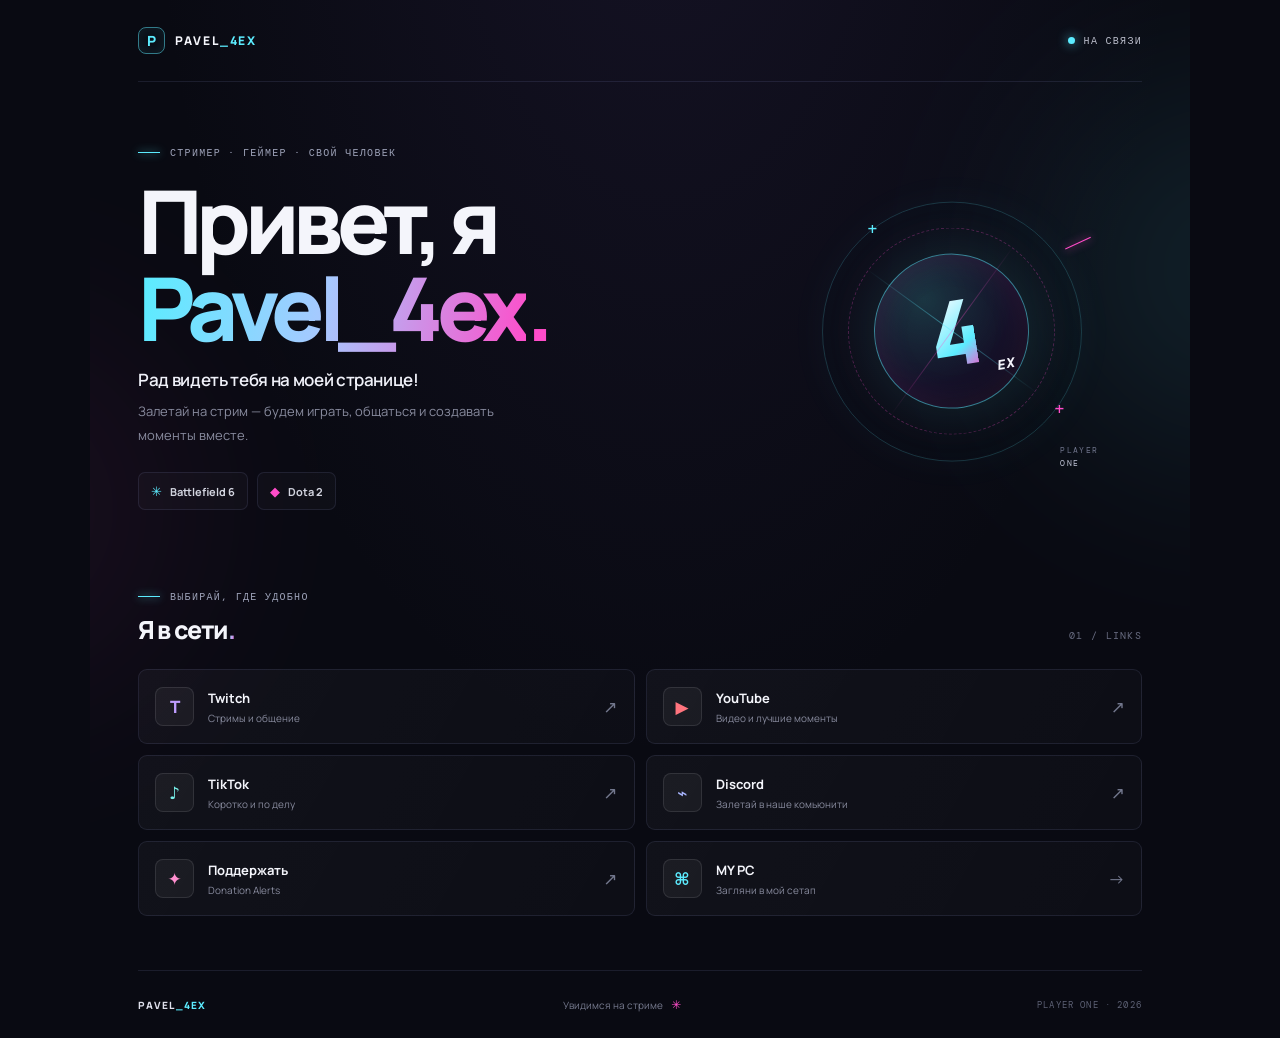
<file: index.html>
<!doctype html>
<html lang="ru">
<head>
  <meta charset="utf-8">
  <meta name="viewport" content="width=device-width, initial-scale=1">
  <meta name="theme-color" content="#090a12">
  <meta name="description" content="Стримы Pavel_4ex: Battlefield 6, Dota 2, Twitch, YouTube, TikTok и Discord.">
  <title>Pavel_4ex — стримы и ссылки</title>
  <link rel="stylesheet" href="styles.css">
</head>
<body>
  <main class="page-shell">
    <div class="ambient ambient-cyan" aria-hidden="true"></div>
    <div class="ambient ambient-pink" aria-hidden="true"></div>
    <header class="topbar">
      <a class="wordmark" href="index.html" aria-label="Pavel 4ex — главная"><span class="wordmark-mark">P</span><span>PAVEL<span class="wordmark-accent">_4EX</span></span></a>
      <span class="live-label"><span class="live-dot"></span> НА СВЯЗИ</span>
    </header>
    <section class="hero" aria-labelledby="hero-title">
      <div class="hero-copy">
        <p class="eyebrow"><span class="eyebrow-line"></span> СТРИМЕР · ГЕЙМЕР · СВОЙ ЧЕЛОВЕК</p>
        <h1 id="hero-title">Привет, я<br><span class="gradient-text">Pavel_4ex</span><span class="title-period">.</span></h1>
        <p class="hero-subtitle">Рад видеть тебя на моей странице!</p>
        <p class="hero-note">Залетай на стрим — будем играть, общаться и создавать моменты вместе.</p>
        <div class="game-tags" aria-label="Любимые игры">
          <span class="game-tag"><span class="game-tag-icon">✳</span> Battlefield 6</span>
          <span class="game-tag"><span class="game-tag-icon">◆</span> Dota 2</span>
        </div>
      </div>
      <div class="hero-art" aria-hidden="true">
        <div class="art-ring art-ring-outer"></div><div class="art-ring art-ring-inner"></div>
        <div class="art-orb"><span>4</span><i>EX</i></div>
        <span class="art-cross cross-one">+</span><span class="art-cross cross-two">+</span>
        <span class="art-dash"></span><span class="art-caption">PLAYER<br><b>ONE</b></span>
      </div>
    </section>
    <section class="links-section" aria-labelledby="links-title">
      <div class="section-heading">
        <div><p class="eyebrow"><span class="eyebrow-line"></span> ВЫБИРАЙ, ГДЕ УДОБНО</p><h2 id="links-title">Я в сети<span class="gradient-text">.</span></h2></div>
        <span class="section-index">01 / LINKS</span>
      </div>
      <nav class="link-grid" aria-label="Ссылки Pavel_4ex">
        <a class="link-card twitch" href="https://www.twitch.tv/pavel__4ex" target="_blank" rel="noopener noreferrer"><span class="brand-icon">T</span><span class="link-copy"><strong>Twitch</strong><small>Стримы и общение</small></span><span class="link-arrow">↗</span></a>
        <a class="link-card youtube" href="https://www.youtube.com/@pavel_4ex" target="_blank" rel="noopener noreferrer"><span class="brand-icon">▶</span><span class="link-copy"><strong>YouTube</strong><small>Видео и лучшие моменты</small></span><span class="link-arrow">↗</span></a>
        <a class="link-card tiktok" href="https://www.tiktok.com/@pavel_4ex" target="_blank" rel="noopener noreferrer"><span class="brand-icon">♪</span><span class="link-copy"><strong>TikTok</strong><small>Коротко и по делу</small></span><span class="link-arrow">↗</span></a>
        <a class="link-card discord" href="https://discord.gg/CutE86FXz" target="_blank" rel="noopener noreferrer"><span class="brand-icon">⌁</span><span class="link-copy"><strong>Discord</strong><small>Залетай в наше комьюнити</small></span><span class="link-arrow">↗</span></a>
        <a class="link-card donate" href="https://www.donationalerts.com/r/pavel__4ex" target="_blank" rel="noopener noreferrer"><span class="brand-icon">✦</span><span class="link-copy"><strong>Поддержать</strong><small>Donation Alerts</small></span><span class="link-arrow">↗</span></a>
        <a class="link-card pc-card" href="pc.html"><span class="brand-icon">⌘</span><span class="link-copy"><strong>MY PC</strong><small>Загляни в мой сетап</small></span><span class="link-arrow">→</span></a>
      </nav>
    </section>
    <footer class="footer"><a class="footer-brand" href="index.html">PAVEL<span>_4EX</span></a><span>Увидимся на стриме <b>✳</b></span><span class="footer-year">PLAYER ONE · 2026</span></footer>
  </main>
</body>
</html>
</file>
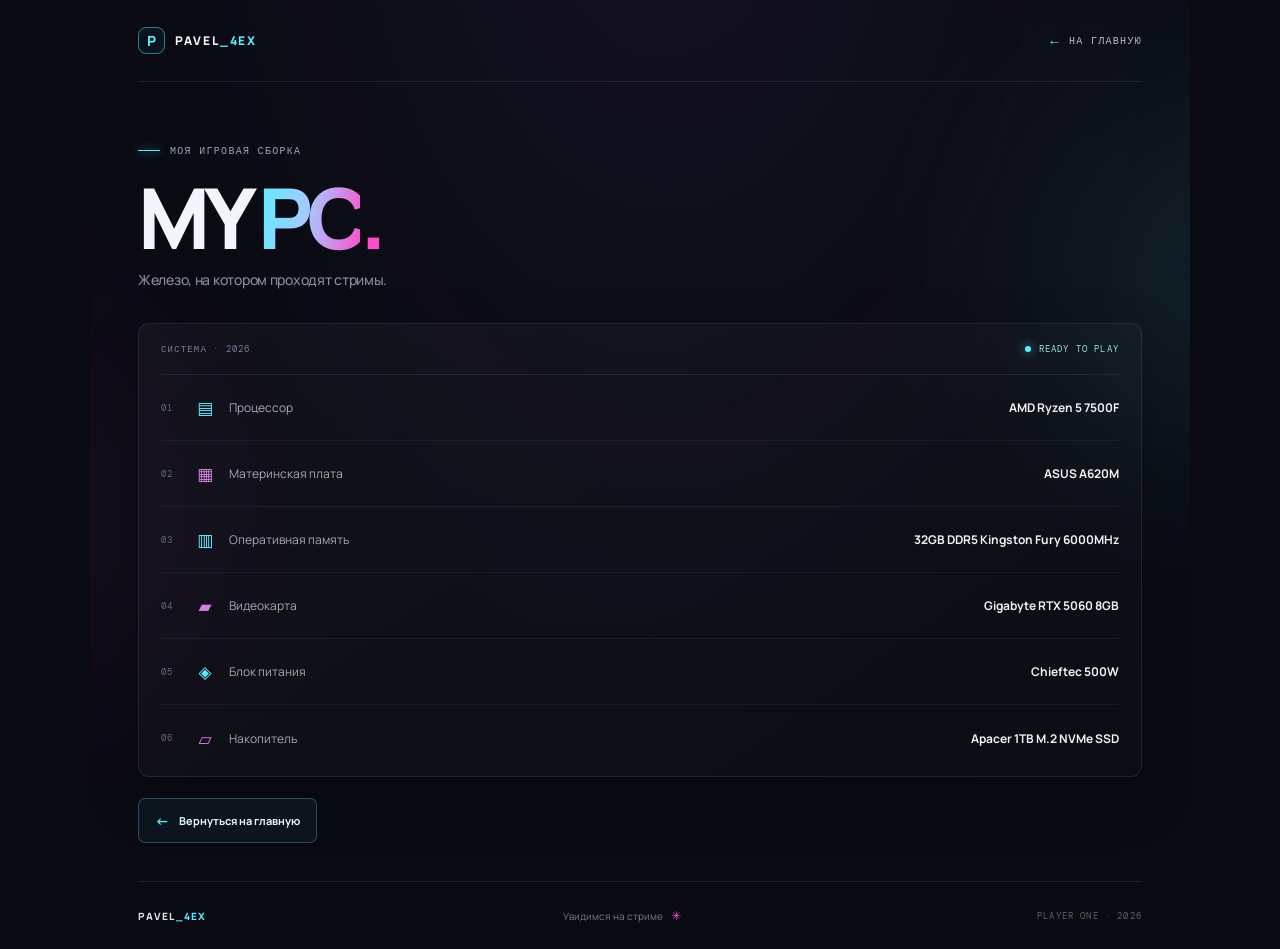
<file: pc.html>
<!doctype html>
<html lang="ru">
<head>
  <meta charset="utf-8">
  <meta name="viewport" content="width=device-width, initial-scale=1">
  <meta name="theme-color" content="#090a12">
  <meta name="description" content="Компьютер Pavel_4ex — комплектующие и характеристики игрового ПК.">
  <title>MY PC — Pavel_4ex</title>
  <link rel="stylesheet" href="styles.css">
</head>
<body>
  <main class="page-shell pc-page">
    <div class="ambient ambient-cyan" aria-hidden="true"></div><div class="ambient ambient-pink" aria-hidden="true"></div>
    <header class="topbar">
      <a class="wordmark" href="index.html" aria-label="Pavel 4ex — главная"><span class="wordmark-mark">P</span><span>PAVEL<span class="wordmark-accent">_4EX</span></span></a>
      <a class="back-link" href="index.html"><span aria-hidden="true">←</span> НА ГЛАВНУЮ</a>
    </header>
    <section class="pc-hero">
      <p class="eyebrow"><span class="eyebrow-line"></span> МОЯ ИГРОВАЯ СБОРКА</p>
      <h1>MY <span class="gradient-text">PC</span><span class="title-period">.</span></h1>
      <p class="hero-subtitle">Железо, на котором проходят стримы.</p>
    </section>
    <section class="spec-panel" aria-label="Характеристики компьютера">
      <div class="spec-panel-top"><span>СИСТЕМА · 2026</span><span class="system-status"><span class="live-dot"></span> READY TO PLAY</span></div>
      <dl class="spec-list">
        <div class="spec-row"><dt><span class="spec-number">01</span><span class="spec-icon">▤</span> Процессор</dt><dd>AMD Ryzen 5 7500F</dd></div>
        <div class="spec-row"><dt><span class="spec-number">02</span><span class="spec-icon">▦</span> Материнская плата</dt><dd>ASUS A620M</dd></div>
        <div class="spec-row"><dt><span class="spec-number">03</span><span class="spec-icon">▥</span> Оперативная память</dt><dd>32GB DDR5 Kingston Fury 6000MHz</dd></div>
        <div class="spec-row"><dt><span class="spec-number">04</span><span class="spec-icon">▰</span> Видеокарта</dt><dd>Gigabyte RTX 5060 8GB</dd></div>
        <div class="spec-row"><dt><span class="spec-number">05</span><span class="spec-icon">◈</span> Блок питания</dt><dd>Chieftec 500W</dd></div>
        <div class="spec-row"><dt><span class="spec-number">06</span><span class="spec-icon">▱</span> Накопитель</dt><dd>Apacer 1TB M.2 NVMe SSD</dd></div>
      </dl>
    </section>
    <a class="return-button" href="index.html"><span aria-hidden="true">←</span> Вернуться на главную</a>
    <footer class="footer"><a class="footer-brand" href="index.html">PAVEL<span>_4EX</span></a><span>Увидимся на стриме <b>✳</b></span><span class="footer-year">PLAYER ONE · 2026</span></footer>
  </main>
</body>
</html>
</file>
<file: styles.css>
@import url('https://fonts.googleapis.com/css2?family=DM+Mono:wght@400;500&family=Manrope:wght@400;500;600;700;800&display=swap');
:root{color-scheme:dark;--bg:#090a12;--panel:#11121c;--text:#f4f5fb;--muted:#888b9e;--cyan:#5cecff;--pink:#ff4cc9;--line:rgba(173,185,255,.11);--mono:'DM Mono',monospace;--sans:'Manrope',system-ui,-apple-system,'Segoe UI',sans-serif}
*{box-sizing:border-box}html{min-height:100%;background:var(--bg);scroll-behavior:smooth}body{min-height:100vh;margin:0;background:radial-gradient(ellipse at 52% -22%,rgba(74,55,119,.19),transparent 55%),var(--bg);color:var(--text);font-family:var(--sans);-webkit-font-smoothing:antialiased}a{color:inherit;text-decoration:none}
.page-shell{position:relative;isolation:isolate;max-width:1100px;min-height:100vh;margin:0 auto;padding:0 48px;overflow:hidden}.ambient{position:absolute;z-index:-1;width:360px;height:360px;border-radius:50%;filter:blur(110px);opacity:.11;pointer-events:none}.ambient-cyan{top:90px;right:-220px;background:var(--cyan)}.ambient-pink{top:330px;left:-275px;background:var(--pink);opacity:.075}
.topbar{height:82px;display:flex;align-items:center;justify-content:space-between;border-bottom:1px solid var(--line)}.wordmark{display:inline-flex;align-items:center;gap:10px;font-size:12px;font-weight:800;letter-spacing:.16em}.wordmark-mark{display:grid;place-items:center;width:27px;height:27px;border:1px solid rgba(92,236,255,.5);border-radius:8px;color:var(--cyan);font-size:14px;letter-spacing:0;box-shadow:inset 0 0 16px rgba(92,236,255,.1)}.wordmark-accent{color:var(--cyan)}
.live-label,.back-link,.eyebrow,.section-index,.spec-panel-top,.spec-number,.footer-year{font:10px var(--mono);letter-spacing:.13em}.live-label{display:flex;align-items:center;gap:9px;color:#b9bcc9}.live-dot{width:7px;height:7px;flex:none;border-radius:50%;background:var(--cyan);box-shadow:0 0 11px rgba(92,236,255,.85)}
.hero{position:relative;display:flex;align-items:center;min-height:370px;padding:64px 0 59px}.hero-copy{position:relative;z-index:1;max-width:620px}.eyebrow{display:flex;align-items:center;gap:10px;margin:0 0 18px;color:#9da2b8}.eyebrow-line{display:inline-block;width:22px;height:1px;background:var(--cyan);box-shadow:0 0 8px var(--cyan)}
h1{margin:0;font-size:clamp(54px,8vw,88px);font-weight:800;line-height:.99;letter-spacing:-.075em}.gradient-text{background:linear-gradient(100deg,var(--cyan) 3%,#a6c9ff 48%,var(--pink) 100%);-webkit-background-clip:text;background-clip:text;color:transparent}.title-period{color:var(--pink)}.hero-subtitle{margin:17px 0 0;color:#f0f1f9;font-size:17px;font-weight:600;letter-spacing:-.02em}.hero-note{max-width:395px;margin:9px 0 0;color:var(--muted);font-size:13px;line-height:1.8}.game-tags{display:flex;gap:9px;margin-top:25px}.game-tag{display:flex;align-items:center;gap:8px;padding:9px 12px;border:1px solid var(--line);border-radius:7px;background:rgba(255,255,255,.025);color:#d2d4df;font-size:11px;font-weight:700}.game-tag-icon{color:var(--cyan);font-size:13px}.game-tag:nth-child(2) .game-tag-icon{color:var(--pink)}
.hero-art{position:absolute;right:5%;top:50%;width:280px;height:280px;transform:translateY(-48%);display:grid;place-items:center}.art-ring{position:absolute;border-radius:50%}.art-ring-outer{width:260px;height:260px;border:1px solid rgba(92,236,255,.18);box-shadow:0 0 42px rgba(92,236,255,.04),inset 0 0 30px rgba(92,236,255,.025)}.art-ring-inner{width:207px;height:207px;border:1px dashed rgba(255,76,201,.27);animation:spin 48s linear infinite}.art-orb{position:relative;display:flex;align-items:center;justify-content:center;width:155px;height:155px;border:1px solid rgba(92,236,255,.49);border-radius:50%;background:radial-gradient(circle at 35% 27%,rgba(92,236,255,.18),rgba(21,18,42,.9) 59%,rgba(9,10,18,.95));box-shadow:0 0 60px rgba(92,236,255,.13),inset 0 0 35px rgba(255,76,201,.1);transform:rotate(-9deg)}.art-orb:before,.art-orb:after{position:absolute;content:'';width:210px;height:1px;background:linear-gradient(90deg,transparent,rgba(92,236,255,.45),transparent);transform:rotate(45deg)}.art-orb:after{transform:rotate(-45deg);background:linear-gradient(90deg,transparent,rgba(255,76,201,.4),transparent)}.art-orb span{font-size:90px;font-weight:800;line-height:1;letter-spacing:-.12em;background:linear-gradient(145deg,#fbfcff 15%,var(--cyan) 68%,var(--pink));-webkit-background-clip:text;background-clip:text;color:transparent}.art-orb i{position:absolute;right:19px;bottom:27px;color:#f4f4fc;font:italic 700 13px var(--mono);letter-spacing:.07em}.art-cross{position:absolute;color:var(--cyan);font:18px var(--mono)}.cross-one{top:25px;left:55px}.cross-two{right:27px;bottom:51px;color:var(--pink)}.art-dash{position:absolute;right:0;top:51px;width:28px;height:1px;background:var(--pink);box-shadow:0 0 9px var(--pink);transform:rotate(-25deg)}.art-caption{position:absolute;bottom:2px;right:-7px;color:#70758c;font:8px/1.6 var(--mono);letter-spacing:.18em}.art-caption b{color:#c2c6d8;font-weight:400}
.links-section{padding:21px 0 54px}.section-heading{display:flex;align-items:flex-end;justify-content:space-between;margin-bottom:22px}.section-heading .eyebrow{margin-bottom:9px}.section-heading h2{margin:0;font-size:25px;font-weight:800;letter-spacing:-.055em}.section-index{padding-bottom:5px;color:#686c80}.link-grid{display:grid;grid-template-columns:repeat(2,minmax(0,1fr));gap:11px}.link-card{position:relative;display:flex;align-items:center;gap:14px;min-height:75px;padding:13px 16px;border:1px solid var(--line);border-radius:9px;background:linear-gradient(120deg,rgba(255,255,255,.035),rgba(255,255,255,.018));transition:transform .2s,border-color .2s,background .2s,box-shadow .2s}.link-card:hover{transform:translateY(-2px);border-color:rgba(92,236,255,.38);background:linear-gradient(120deg,rgba(92,236,255,.08),rgba(255,76,201,.045));box-shadow:0 9px 28px rgba(0,0,0,.2)}.brand-icon{display:grid;place-items:center;width:39px;height:39px;flex:none;border:1px solid rgba(255,255,255,.1);border-radius:8px;background:rgba(255,255,255,.045);font-size:17px;font-weight:800}.twitch .brand-icon{color:#bf9dff}.youtube .brand-icon{color:#ff747e}.tiktok .brand-icon{color:#79f2eb}.discord .brand-icon{color:#a9b6ff}.donate .brand-icon{color:#ff8fcf}.pc-card .brand-icon{color:var(--cyan)}.link-copy{display:flex;min-width:0;flex-direction:column;gap:4px}.link-copy strong{font-size:13px;font-weight:700}.link-copy small{overflow:hidden;color:var(--muted);font-size:10px;text-overflow:ellipsis;white-space:nowrap}.link-arrow{margin-left:auto;color:#73788e;font-size:17px;transition:transform .2s,color .2s}.link-card:hover .link-arrow{transform:translate(2px,-2px);color:var(--cyan)}
.footer{display:flex;align-items:center;justify-content:space-between;min-height:68px;border-top:1px solid var(--line);color:#777b8f;font-size:10px}.footer-brand{color:#dedfeb;font-size:10px;font-weight:800;letter-spacing:.13em}.footer-brand span{color:var(--cyan)}.footer>span:nth-child(2){display:flex;align-items:center;gap:8px}.footer b{color:var(--pink);font-size:12px}.footer-year{font-size:9px;color:#5d6175}
.back-link{display:flex;align-items:center;gap:9px;color:#b8bccb;transition:color .2s}.back-link:hover{color:var(--cyan)}.back-link span{color:var(--cyan);font-size:14px}.pc-hero{padding:62px 0 27px}.pc-hero h1{font-size:clamp(57px,9vw,84px)}.pc-hero .hero-subtitle{margin-top:12px;color:var(--muted);font-size:14px;font-weight:500}.spec-panel{margin-top:7px;padding:0 22px 5px;border:1px solid var(--line);border-radius:11px;background:linear-gradient(145deg,rgba(255,255,255,.035),rgba(255,255,255,.012));box-shadow:0 20px 60px rgba(0,0,0,.15)}.spec-panel-top{display:flex;align-items:center;justify-content:space-between;min-height:51px;border-bottom:1px solid var(--line);color:#777d94;font-size:9px}.system-status{display:flex;align-items:center;gap:8px;color:#9edfe2;font-size:9px}.system-status .live-dot{width:6px;height:6px}.spec-list{margin:0}.spec-row{display:flex;align-items:center;justify-content:space-between;gap:20px;min-height:66px;border-bottom:1px solid rgba(173,185,255,.075)}.spec-row:last-child{border:0}.spec-row dt{display:flex;align-items:center;gap:13px;color:#a4a8b9;font-size:12px}.spec-number{width:20px;color:#61667d;font-size:9px}.spec-icon{width:22px;color:var(--cyan);font-size:17px;text-align:center}.spec-row:nth-child(even) .spec-icon{color:#cf82de}.spec-row dd{margin:0;color:#eef0f8;font-size:12px;font-weight:700;text-align:right}.return-button{display:inline-flex;align-items:center;gap:10px;margin:21px 0 38px;padding:12px 16px;border:1px solid rgba(92,236,255,.28);border-radius:7px;background:rgba(92,236,255,.055);color:#dffaff;font-size:11px;font-weight:700;transition:background .2s,border-color .2s}.return-button:hover{border-color:var(--cyan);background:rgba(92,236,255,.12)}.return-button span{color:var(--cyan);font-size:14px}.pc-page{min-height:100vh}
@keyframes spin{to{transform:rotate(360deg)}}:focus-visible{outline:2px solid var(--cyan);outline-offset:3px}
@media(max-width:760px){.page-shell{padding:0 27px}.hero{min-height:350px;padding:58px 0 47px}.hero-art{right:-15px;opacity:.52;transform:translateY(-45%) scale(.78)}.hero-copy{max-width:70%}.hero-note{max-width:310px}.link-card{min-height:71px;padding:11px 12px;gap:11px}.brand-icon{width:36px;height:36px}}
@media(max-width:560px){.page-shell{padding:0 21px}.topbar{height:70px}.wordmark{font-size:11px}.live-label{font-size:9px}.hero{min-height:auto;padding:56px 0 45px}.hero-copy{max-width:100%}.hero-art{right:-79px;top:45%;transform:translateY(-35%) scale(.74);opacity:.28}.hero h1{font-size:clamp(53px,15vw,72px)}.eyebrow{font-size:9px}.hero-subtitle{font-size:15px}.hero-note{max-width:300px;font-size:12px}.game-tags{margin-top:21px}.game-tag{font-size:10px;padding:8px 10px}.links-section{padding-top:13px;padding-bottom:36px}.section-heading h2{font-size:23px}.link-grid{grid-template-columns:1fr;gap:9px}.link-card{min-height:69px}.link-copy strong{font-size:12px}.link-copy small{font-size:10px}.footer{min-height:64px;flex-wrap:wrap;gap:6px;padding:13px 0}.footer>span:nth-child(2){font-size:9px}.footer-year{font-size:8px}.pc-hero{padding:51px 0 23px}.pc-hero h1{font-size:68px}.pc-hero .hero-subtitle{font-size:12px}.spec-panel{padding:0 14px 4px}.spec-panel-top{font-size:8px}.system-status{font-size:8px}.spec-row{align-items:flex-start;flex-direction:column;justify-content:center;gap:7px;padding:12px 0;min-height:73px}.spec-row dt{gap:9px;font-size:10px}.spec-number{width:17px}.spec-icon{font-size:15px}.spec-row dd{padding-left:26px;font-size:11px;text-align:left}.return-button{margin-bottom:30px}.back-link{font-size:8px}}
@media(prefers-reduced-motion:reduce){*,*::before,*::after{scroll-behavior:auto!important;animation-duration:.01ms!important;animation-iteration-count:1!important;transition-duration:.01ms!important}}
</file>
